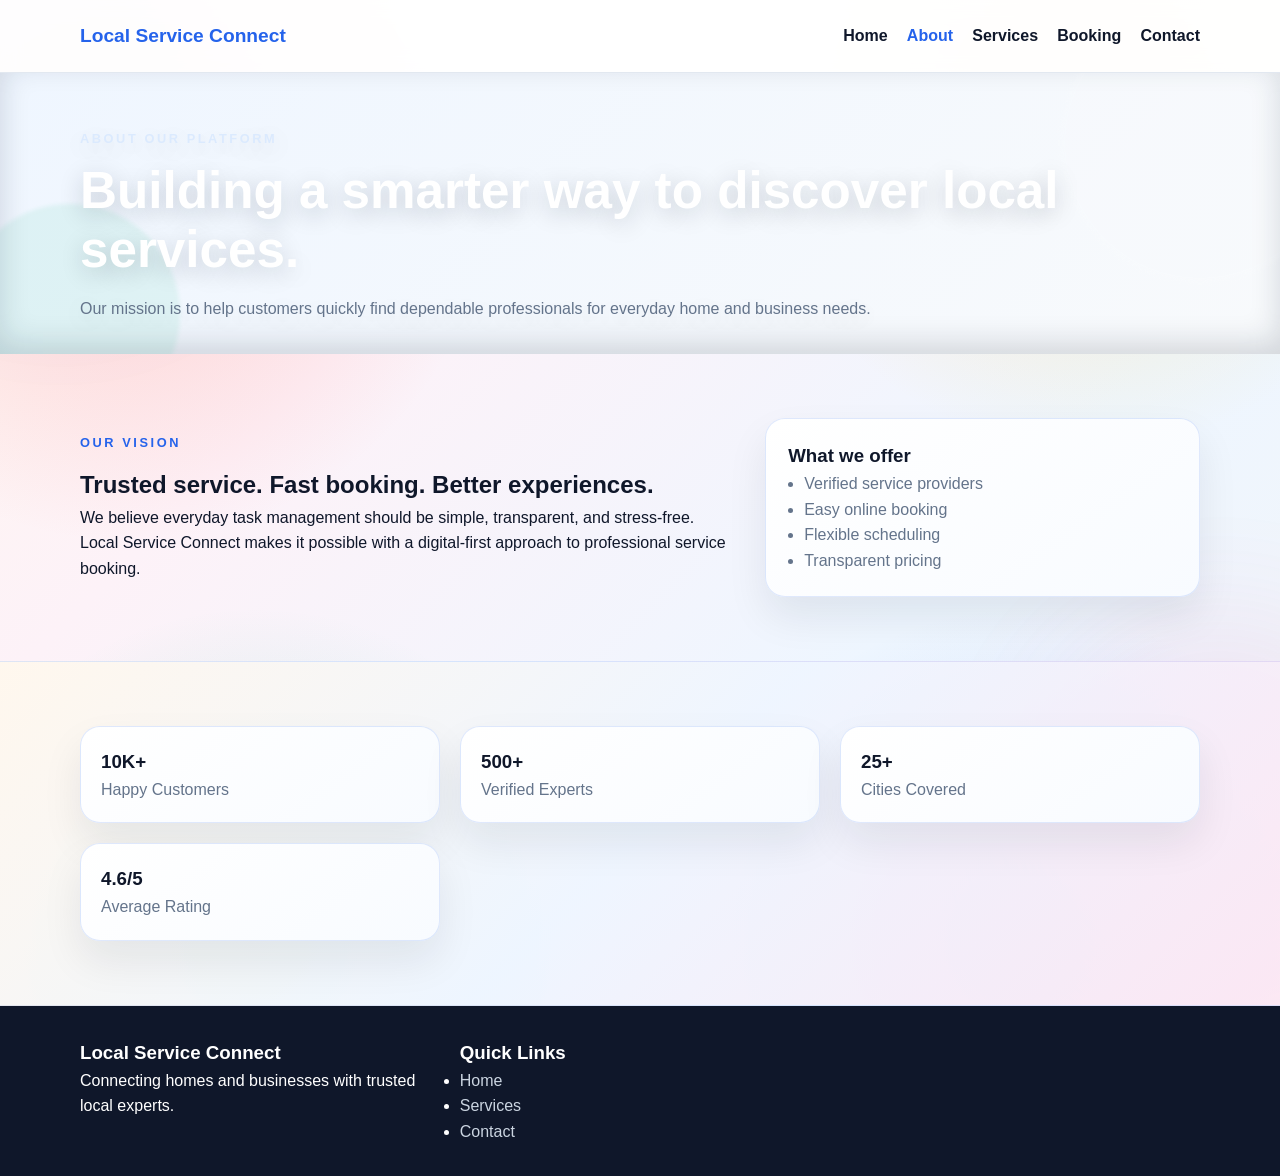
<file: about.html>
<!DOCTYPE html>
<html lang="en">
  <head>
    <meta charset="UTF-8" />
    <meta name="viewport" content="width=device-width, initial-scale=1.0" />
    <title>About Us | Local Service Connect</title>
    <link rel="stylesheet" href="style.css" />
  </head>
  <body>
    <header class="site-header">
      <div class="container nav-bar">
        <a href="index.html" class="brand">Local Service Connect</a>
        <button class="menu-toggle" aria-label="Open navigation">
          <span></span><span></span><span></span>
        </button>
        <nav class="nav-links">
          <a href="index.html">Home</a>
          <a href="about.html" class="active">About</a>
          <a href="services.html">Services</a>
          <a href="booking.html">Booking</a>
          <a href="contact.html">Contact</a>
        </nav>
      </div>
    </header>

    <main>
      <section class="page-hero">
        <div class="container">
          <p class="eyebrow">About Our Platform</p>
          <h1>Building a smarter way to discover local services.</h1>
          <p>
            Our mission is to help customers quickly find dependable professionals for everyday home and business needs.
          </p>
        </div>
      </section>

      <section class="section">
        <div class="container split-layout">
          <div>
            <p class="eyebrow">Our Vision</p>
            <h2>Trusted service. Fast booking. Better experiences.</h2>
            <p>
              We believe everyday task management should be simple, transparent, and stress-free. Local Service Connect makes it possible with a digital-first approach to professional service booking.
            </p>
          </div>
          <div class="panel-card">
            <h3>What we offer</h3>
            <ul>
              <li>Verified service providers</li>
              <li>Easy online booking</li>
              <li>Flexible scheduling</li>
              <li>Transparent pricing</li>
            </ul>
          </div>
        </div>
      </section>

      <section class="section alt-bg">
        <div class="container card-grid stats-grid">
          <article class="info-card">
            <h3>10K+</h3>
            <p>Happy Customers</p>
          </article>
          <article class="info-card">
            <h3>500+</h3>
            <p>Verified Experts</p>
          </article>
          <article class="info-card">
            <h3>25+</h3>
            <p>Cities Covered</p>
          </article>
          <article class="info-card">
            <h3>4.6/5</h3>
            <p>Average Rating</p>
          </article>
        </div>
      </section>
    </main>

    <footer class="site-footer">
      <div class="container footer-grid">
        <div>
          <h3>Local Service Connect</h3>
          <p>Connecting homes and businesses with trusted local experts.</p>
        </div>
        <div>
          <h3>Quick Links</h3>
          <ul>
            <li><a href="index.html">Home</a></li>
            <li><a href="services.html">Services</a></li>
            <li><a href="contact.html">Contact</a></li>
          </ul>
        </div>
      </div>
    </footer>

    <script src="script.js"></script>
  </body>
</html>
</file>
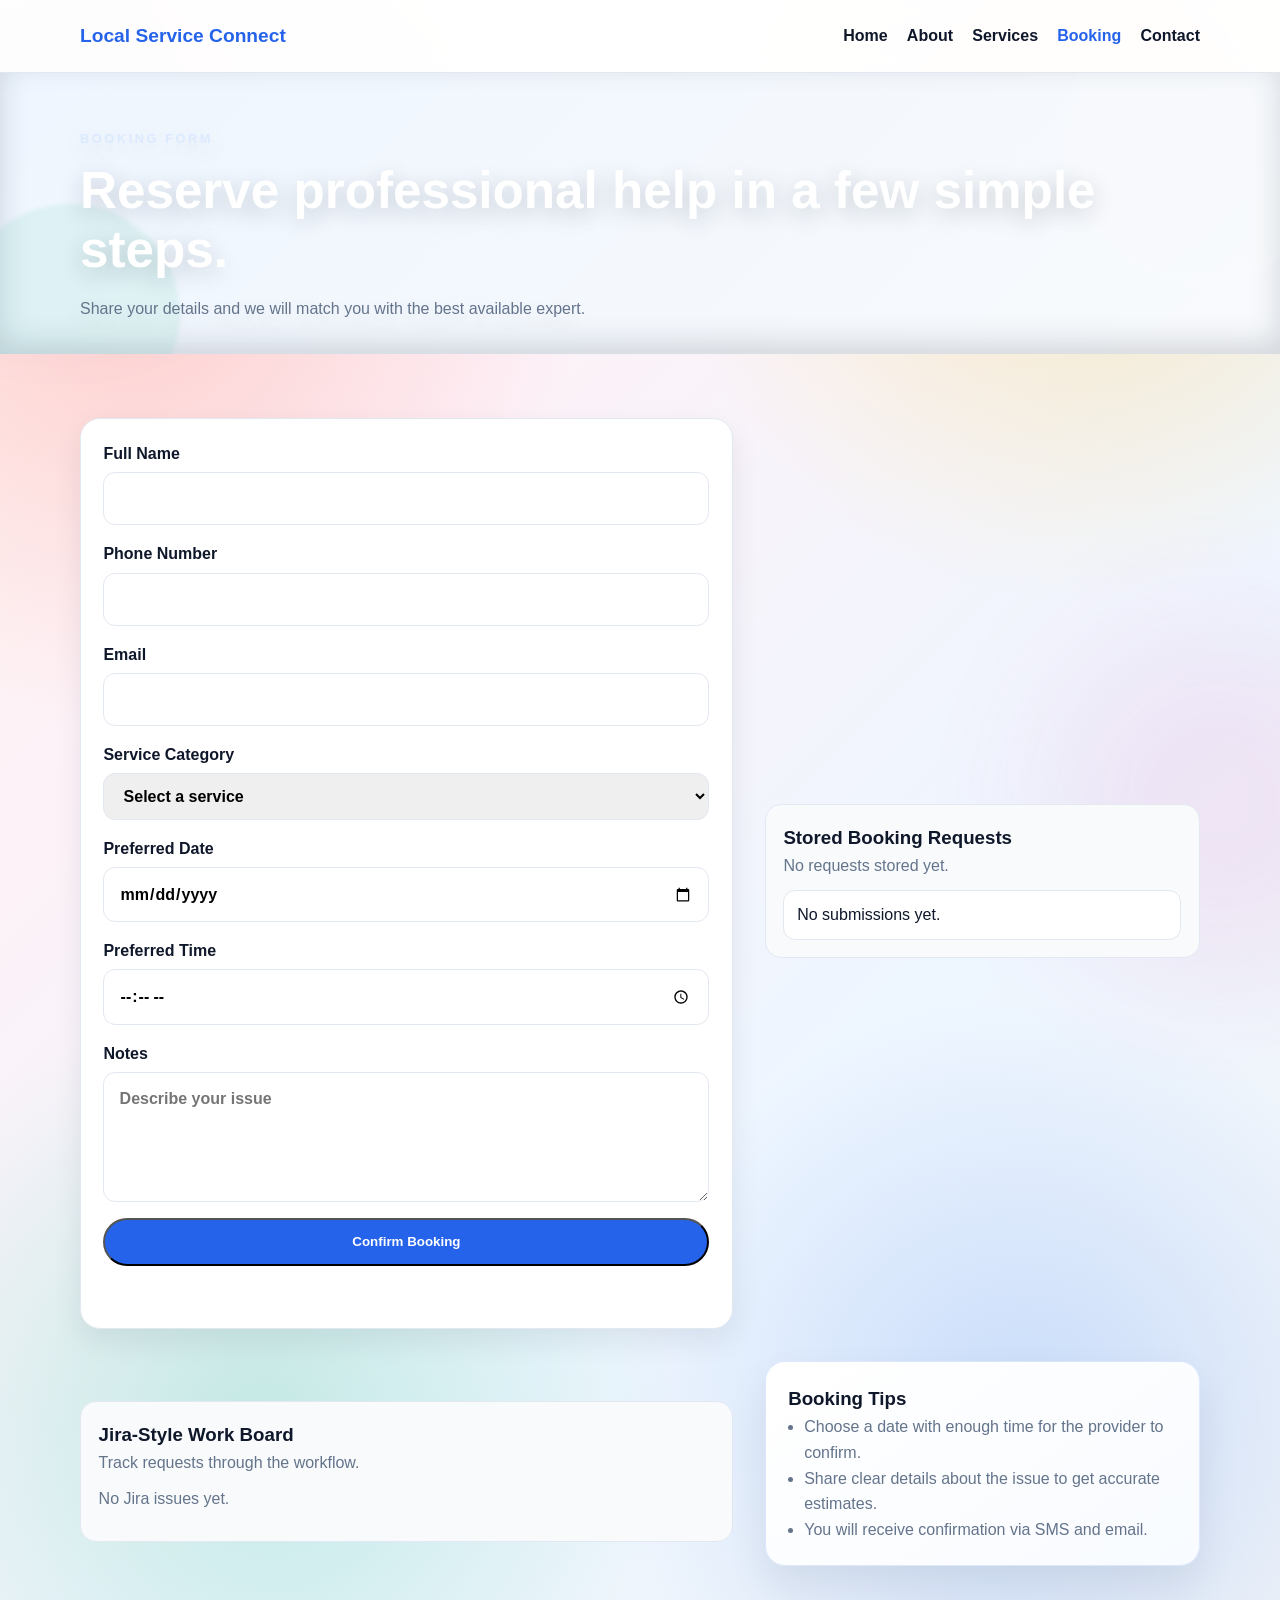
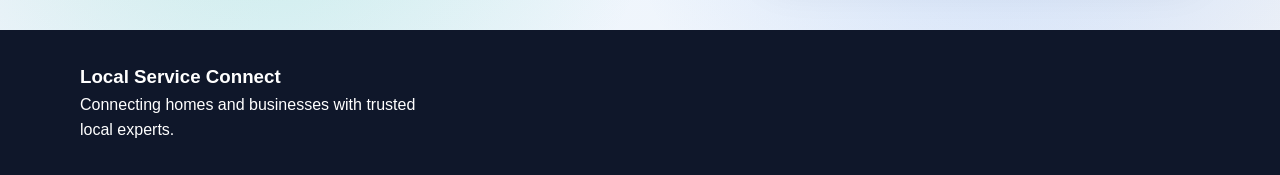
<file: booking.html>
<!DOCTYPE html>
<html lang="en">
  <head>
    <meta charset="UTF-8" />
    <meta name="viewport" content="width=device-width, initial-scale=1.0" />
    <title>Book a Service | Local Service Connect</title>
    <link rel="stylesheet" href="style.css" />
  </head>
  <body>
    <header class="site-header">
      <div class="container nav-bar">
        <a href="index.html" class="brand">Local Service Connect</a>
        <button class="menu-toggle" aria-label="Open navigation">
          <span></span><span></span><span></span>
        </button>
        <nav class="nav-links">
          <a href="index.html">Home</a>
          <a href="about.html">About</a>
          <a href="services.html">Services</a>
          <a href="booking.html" class="active">Booking</a>
          <a href="contact.html">Contact</a>
        </nav>
      </div>
    </header>

    <main>
      <section class="page-hero">
        <div class="container">
          <p class="eyebrow">Booking Form</p>
          <h1>Reserve professional help in a few simple steps.</h1>
          <p>Share your details and we will match you with the best available expert.</p>
        </div>
      </section>

      <section class="section">
        <div class="container booking-layout">
          <form id="bookingForm" class="form-card" novalidate>
            <label>
              <span>Full Name</span>
              <input type="text" name="name" required />
            </label>
            <label>
              <span>Phone Number</span>
              <input type="tel" name="phone" required />
            </label>
            <label>
              <span>Email</span>
              <input type="email" name="email" required />
            </label>
            <label>
              <span>Service Category</span>
              <select name="service" required>
                <option value="">Select a service</option>
                <option>Plumbing</option>
                <option>Electrical</option>
                <option>Cleaning</option>
                <option>Painting</option>
                <option>Carpentry</option>
              </select>
            </label>
            <label>
              <span>Preferred Date</span>
              <input type="date" name="date" required />
            </label>
            <label>
              <span>Preferred Time</span>
              <input type="time" name="time" required />
            </label>
            <label>
              <span>Notes</span>
              <textarea name="notes" rows="4" placeholder="Describe your issue"></textarea>
            </label>
            <button type="submit" class="btn btn-primary">Confirm Booking</button>
            <p id="bookingMessage" class="form-message" aria-live="polite"></p>
          </form>

          <div class="submission-panel">
            <h3>Stored Booking Requests</h3>
            <p id="bookingSubmissionCount" class="submission-count">Loading submissions…</p>
            <ul id="bookingSubmissionList" class="submission-list"></ul>
          </div>

          <div class="submission-panel board-panel">
            <h3>Jira-Style Work Board</h3>
            <p class="submission-count">Track requests through the workflow.</p>
            <div id="jiraBoard" class="jira-board"></div>
          </div>

          <aside class="panel-card">
            <h3>Booking Tips</h3>
            <ul>
              <li>Choose a date with enough time for the provider to confirm.</li>
              <li>Share clear details about the issue to get accurate estimates.</li>
              <li>You will receive confirmation via SMS and email.</li>
            </ul>
          </aside>
        </div>
      </section>
    </main>

    <footer class="site-footer">
      <div class="container footer-grid">
        <div>
          <h3>Local Service Connect</h3>
          <p>Connecting homes and businesses with trusted local experts.</p>
        </div>
      </div>
    </footer>

    <script src="script.js"></script>
  </body>
</html>
</file>
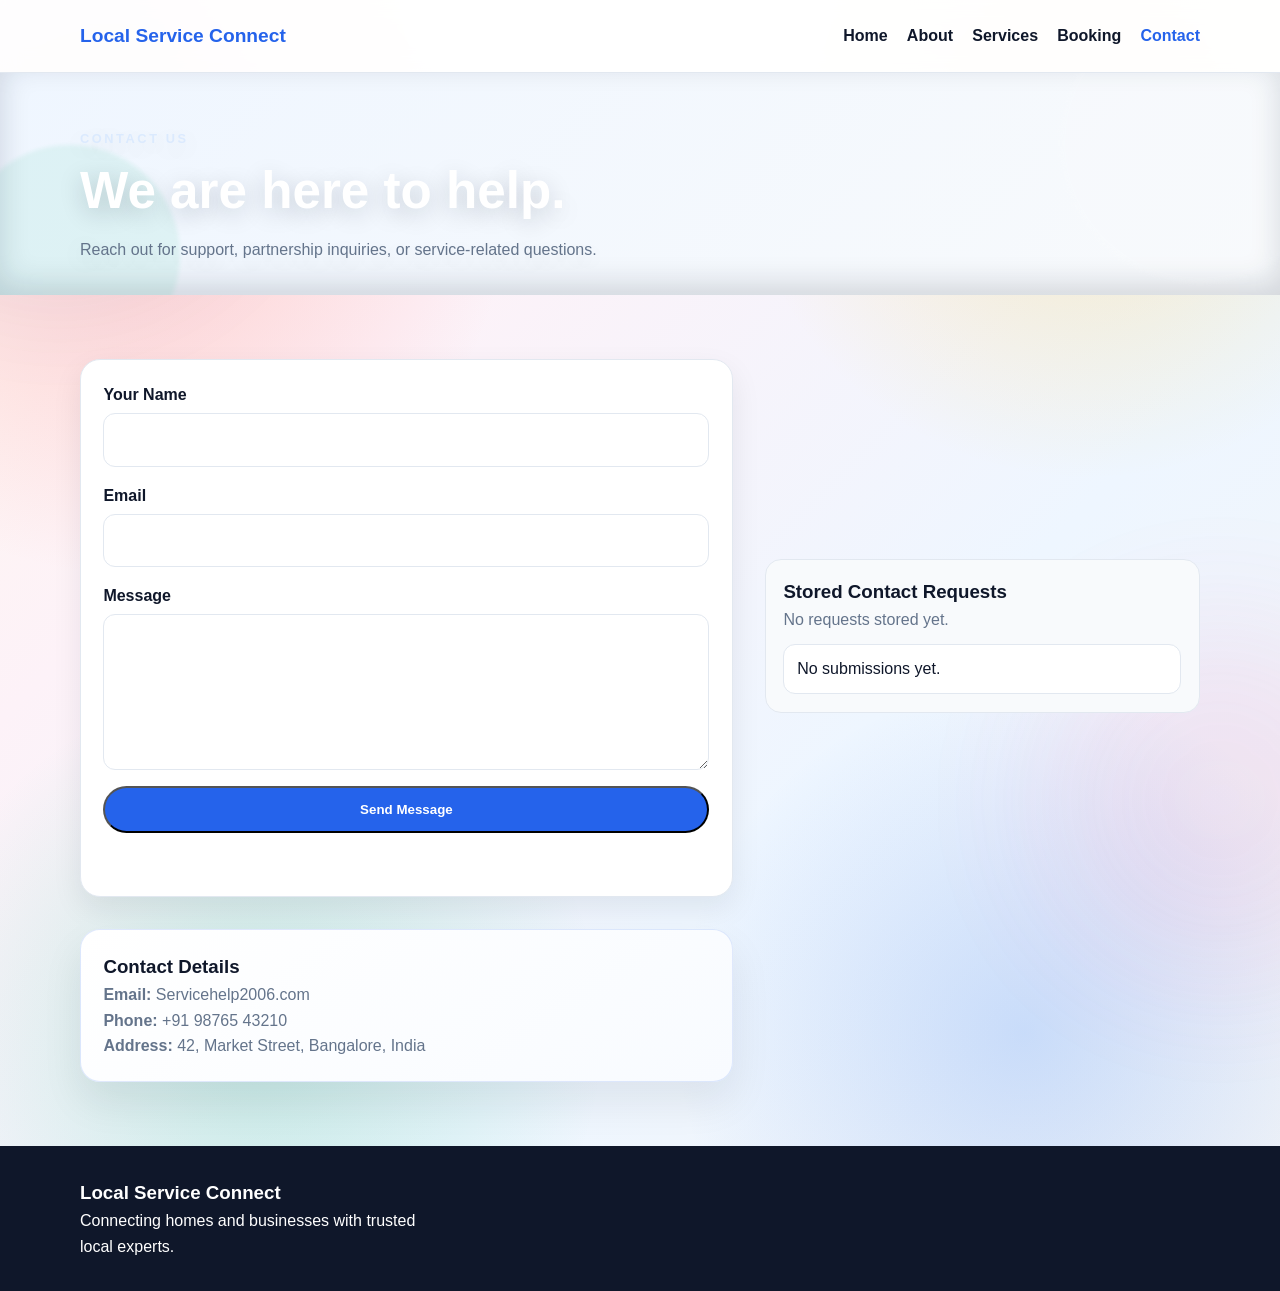
<file: contact.html>
<!DOCTYPE html>
<html lang="en">
  <head>
    <meta charset="UTF-8" />
    <meta name="viewport" content="width=device-width, initial-scale=1.0" />
    <title>Contact Us | Local Service Connect</title>
    <link rel="stylesheet" href="style.css" />
  </head>
  <body>
    <header class="site-header">
      <div class="container nav-bar">
        <a href="index.html" class="brand">Local Service Connect</a>
        <button class="menu-toggle" aria-label="Open navigation">
          <span></span><span></span><span></span>
        </button>
        <nav class="nav-links">
          <a href="index.html">Home</a>
          <a href="about.html">About</a>
          <a href="services.html">Services</a>
          <a href="booking.html">Booking</a>
          <a href="contact.html" class="active">Contact</a>
        </nav>
      </div>
    </header>

    <main>
      <section class="page-hero">
        <div class="container">
          <p class="eyebrow">Contact Us</p>
          <h1>We are here to help.</h1>
          <p>Reach out for support, partnership inquiries, or service-related questions.</p>
        </div>
      </section>

      <section class="section">
        <div class="container contact-layout">
          <form id="contactForm" class="form-card" novalidate>
            <label>
              <span>Your Name</span>
              <input type="text" name="name" required />
            </label>
            <label>
              <span>Email</span>
              <input type="email" name="email" required />
            </label>
            <label>
              <span>Message</span>
              <textarea name="message" rows="5" required></textarea>
            </label>
            <button type="submit" class="btn btn-primary">Send Message</button>
            <p id="contactMessage" class="form-message" aria-live="polite"></p>
          </form>

          <div class="submission-panel">
            <h3>Stored Contact Requests</h3>
            <p id="contactSubmissionCount" class="submission-count">Loading submissions…</p>
            <ul id="contactSubmissionList" class="submission-list"></ul>
          </div>

          <aside class="panel-card">
            <h3>Contact Details</h3>
            <p><strong>Email:</strong> Servicehelp2006.com</p>
            <p><strong>Phone:</strong> +91 98765 43210</p>
            <p><strong>Address:</strong> 42, Market Street, Bangalore, India</p>
          </aside>
        </div>
      </section>
    </main>

    <footer class="site-footer">
      <div class="container footer-grid">
        <div>
          <h3>Local Service Connect</h3>
          <p>Connecting homes and businesses with trusted local experts.</p>
        </div>
      </div>
    </footer>

    <script src="script.js"></script>
  </body>
</html>
</file>
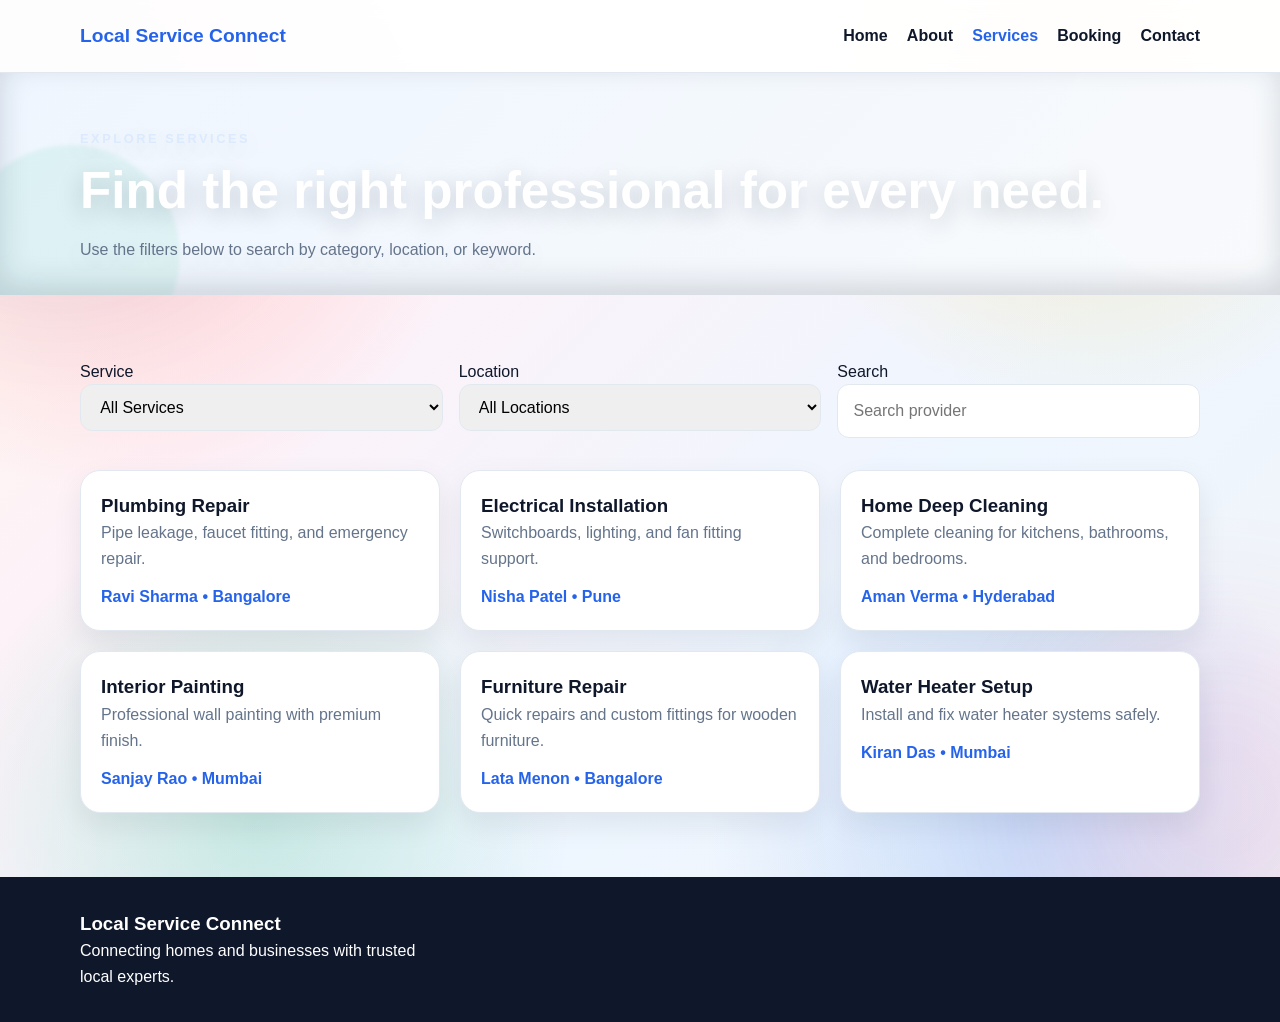
<file: services.html>
<!DOCTYPE html>
<html lang="en">
  <head>
    <meta charset="UTF-8" />
    <meta name="viewport" content="width=device-width, initial-scale=1.0" />
    <title>Services | Local Service Connect</title>
    <link rel="stylesheet" href="style.css" />
  </head>
  <body>
    <header class="site-header">
      <div class="container nav-bar">
        <a href="index.html" class="brand">Local Service Connect</a>
        <button class="menu-toggle" aria-label="Open navigation">
          <span></span><span></span><span></span>
        </button>
        <nav class="nav-links">
          <a href="index.html">Home</a>
          <a href="about.html">About</a>
          <a href="services.html" class="active">Services</a>
          <a href="booking.html">Booking</a>
          <a href="contact.html">Contact</a>
        </nav>
      </div>
    </header>

    <main>
      <section class="page-hero">
        <div class="container">
          <p class="eyebrow">Explore Services</p>
          <h1>Find the right professional for every need.</h1>
          <p>Use the filters below to search by category, location, or keyword.</p>
        </div>
      </section>

      <section class="section">
        <div class="container">
          <div class="filters">
            <label>
              <span>Service</span>
              <select id="serviceFilter">
                <option value="all">All Services</option>
                <option value="plumbing">Plumbing</option>
                <option value="electrical">Electrical</option>
                <option value="cleaning">Cleaning</option>
                <option value="painting">Painting</option>
                <option value="carpentry">Carpentry</option>
              </select>
            </label>
            <label>
              <span>Location</span>
              <select id="locationFilter">
                <option value="all">All Locations</option>
                <option value="bangalore">Bangalore</option>
                <option value="pune">Pune</option>
                <option value="hyderabad">Hyderabad</option>
                <option value="mumbai">Mumbai</option>
              </select>
            </label>
            <label>
              <span>Search</span>
              <input id="searchInput" type="text" placeholder="Search provider" />
            </label>
          </div>

          <div class="card-grid service-grid">
            <article class="service-card" data-category="plumbing" data-location="bangalore" data-name="Ravi Sharma">
              <h3>Plumbing Repair</h3>
              <p>Pipe leakage, faucet fitting, and emergency repair.</p>
              <span class="service-meta">Ravi Sharma • Bangalore</span>
            </article>
            <article class="service-card" data-category="electrical" data-location="pune" data-name="Nisha Patel">
              <h3>Electrical Installation</h3>
              <p>Switchboards, lighting, and fan fitting support.</p>
              <span class="service-meta">Nisha Patel • Pune</span>
            </article>
            <article class="service-card" data-category="cleaning" data-location="hyderabad" data-name="Aman Verma">
              <h3>Home Deep Cleaning</h3>
              <p>Complete cleaning for kitchens, bathrooms, and bedrooms.</p>
              <span class="service-meta">Aman Verma • Hyderabad</span>
            </article>
            <article class="service-card" data-category="painting" data-location="mumbai" data-name="Sanjay Rao">
              <h3>Interior Painting</h3>
              <p>Professional wall painting with premium finish.</p>
              <span class="service-meta">Sanjay Rao • Mumbai</span>
            </article>
            <article class="service-card" data-category="carpentry" data-location="bangalore" data-name="Lata Menon">
              <h3>Furniture Repair</h3>
              <p>Quick repairs and custom fittings for wooden furniture.</p>
              <span class="service-meta">Lata Menon • Bangalore</span>
            </article>
            <article class="service-card" data-category="plumbing" data-location="mumbai" data-name="Kiran Das">
              <h3>Water Heater Setup</h3>
              <p>Install and fix water heater systems safely.</p>
              <span class="service-meta">Kiran Das • Mumbai</span>
            </article>
          </div>
        </div>
      </section>
    </main>

    <footer class="site-footer">
      <div class="container footer-grid">
        <div>
          <h3>Local Service Connect</h3>
          <p>Connecting homes and businesses with trusted local experts.</p>
        </div>
      </div>
    </footer>

    <script src="script.js"></script>
  </body>
</html>
</file>
<file: style.css>
:root {
  --primary: #2563eb;
  --primary-dark: #1d4ed8;
  --accent: #0f172a;
  --surface: #ffffff;
  --muted: #64748b;
  --bg: #f8fafc;
  --border: #e2e8f0;
  --shadow: 0 12px 30px rgba(15, 23, 42, 0.08);
}

* {
  box-sizing: border-box;
  margin: 0;
  padding: 0;
}

body {
  font-family: Arial, Helvetica, sans-serif;
  color: var(--accent);
  background:
    radial-gradient(circle at 10% 15%, rgba(255, 107, 107, 0.28), transparent 24%),
    radial-gradient(circle at 85% 10%, rgba(255, 195, 18, 0.24), transparent 22%),
    radial-gradient(circle at 80% 80%, rgba(59, 130, 246, 0.22), transparent 24%),
    radial-gradient(circle at 20% 80%, rgba(16, 185, 129, 0.2), transparent 24%),
    linear-gradient(135deg, #fff7ed 0%, #fdf2f8 28%, #eef6ff 62%, #f3f4f6 100%);
  line-height: 1.6;
  min-height: 100vh;
  position: relative;
  overflow-x: hidden;
}

body::before,
body::after {
  content: "";
  position: fixed;
  inset: auto;
  width: 360px;
  height: 360px;
  border-radius: 50%;
  filter: blur(70px);
  z-index: -1;
  opacity: 0.45;
  pointer-events: none;
}

body::before {
  top: -80px;
  left: -120px;
  background: rgba(37, 99, 235, 0.24);
}

body::after {
  right: -120px;
  bottom: -80px;
  background: rgba(236, 72, 153, 0.22);
}

a {
  color: inherit;
  text-decoration: none;
}

img {
  width: 100%;
  display: block;
  object-fit: cover;
}

.container {
  width: min(1120px, calc(100% - 2rem));
  margin: 0 auto;
  position: relative;
}

.site-header {
  position: sticky;
  top: 0;
  z-index: 10;
  background: rgba(255, 255, 255, 0.95);
  backdrop-filter: blur(10px);
  border-bottom: 1px solid var(--border);
}

.nav-bar {
  display: flex;
  justify-content: space-between;
  align-items: center;
  min-height: 72px;
}

.brand {
  font-size: 1.2rem;
  font-weight: 700;
  color: var(--primary);
}

.nav-links {
  display: flex;
  gap: 1.2rem;
}

.nav-links a {
  color: var(--accent);
  font-weight: 600;
}

.nav-links a.active,
.nav-links a:hover {
  color: var(--primary);
}

.menu-toggle {
  display: none;
  background: none;
  border: 0;
  cursor: pointer;
}

.menu-toggle span {
  display: block;
  width: 24px;
  height: 2px;
  background: var(--accent);
  margin: 4px 0;
}

.hero {
  padding: 5rem 0 4rem;
  background: linear-gradient(135deg, #eff6ff, #f8fafc 60%, #ffffff);
}

.page-hero {
  position: relative;
  padding: 6.5rem 0 5rem;
  color: white;
  overflow: hidden;
  background: linear-gradient(120deg, #2563eb 0%, #3b82f6 38%, #ec4899 72%, #f59e0b 100%);
  box-shadow: inset 0 -10px 30px rgba(15, 23, 42, 0.16);
}

.page-hero::before,
.page-hero::after {
  content: "";
  position: absolute;
  border-radius: 50%;
  filter: blur(2px);
  opacity: 0.28;
  pointer-events: none;
}

.page-hero::before {
  width: 280px;
  height: 280px;
  top: -70px;
  right: -60px;
  background: rgba(255, 255, 255, 0.35);
}

.page-hero::after {
  width: 220px;
  height: 220px;
  bottom: -70px;
  left: -40px;
  background: rgba(16, 185, 129, 0.3);
}

.page-hero .container {
  position: relative;
  z-index: 1;
}

.page-hero .eyebrow {
  color: #dbeafe;
}

.page-hero h1,
.page-hero p {
  text-shadow: 0 6px 24px rgba(15, 23, 42, 0.2);
}

.page-hero h1 {
  color: #ffffff;
}

.page-hero p {
  color: #f8fafc;
}

.hero-grid,
.features-grid,
.booking-layout,
.contact-layout,
.split-layout {
  display: grid;
  gap: 2rem;
  align-items: center;
}

.hero-grid {
  grid-template-columns: 1.2fr 0.8fr;
}

.hero-content h1,
.page-hero h1 {
  font-size: clamp(2rem, 4vw, 3.2rem);
  line-height: 1.15;
  margin-bottom: 1rem;
}

.hero-content p,
.page-hero p,
.section-heading p,
.info-card p,
.feature-item p,
.panel-card p,
.testimonial-card p,
.service-card p,
.provider-info p {
  color: var(--muted);
}

.eyebrow {
  text-transform: uppercase;
  letter-spacing: 0.2em;
  font-weight: 700;
  font-size: 0.8rem;
  color: var(--primary);
  margin-bottom: 0.8rem;
}

.hero-actions {
  display: flex;
  flex-wrap: wrap;
  gap: 1rem;
  margin: 1.5rem 0;
}

.btn {
  display: inline-block;
  padding: 0.9rem 1.2rem;
  border-radius: 999px;
  font-weight: 700;
  transition: 0.2s ease;
}

.btn-primary {
  background: var(--primary);
  color: white;
}

.btn-primary:hover {
  background: var(--primary-dark);
}

.btn-secondary {
  border: 1px solid var(--border);
  background: white;
}

.full-width {
  width: 100%;
  text-align: center;
  border: 0;
}

.hero-badges {
  display: flex;
  flex-wrap: wrap;
  gap: 0.8rem;
  list-style: none;
  margin-top: 1rem;
}

.hero-badges li {
  background: white;
  border: 1px solid var(--border);
  padding: 0.55rem 0.8rem;
  border-radius: 999px;
  font-size: 0.95rem;
}

.hero-card,
.form-card,
.panel-card,
.service-card,
.provider-card,
.info-card,
.testimonial-card {
  background: var(--surface);
  border: 1px solid var(--border);
  border-radius: 20px;
  box-shadow: var(--shadow);
}

.panel-card,
.info-card {
  background: linear-gradient(145deg, #ffffff, #f8fbff);
  border: 1px solid rgba(37, 99, 235, 0.14);
  box-shadow: 0 20px 40px rgba(15, 23, 42, 0.08);
  transition: transform 0.25s ease, box-shadow 0.25s ease;
}

.panel-card:hover,
.info-card:hover {
  transform: translateY(-4px);
  box-shadow: 0 24px 44px rgba(15, 23, 42, 0.12);
}

.hero-card {
  padding: 1.5rem;
}

.search-card {
  display: grid;
  gap: 1rem;
}

.search-card label,
.form-card label {
  display: grid;
  gap: 0.35rem;
  font-weight: 600;
}

input,
select,
textarea {
  width: 100%;
  padding: 0.8rem 0.95rem;
  border: 1px solid var(--border);
  border-radius: 12px;
  font: inherit;
}

.section {
  padding: 4rem 0;
}

.alt-bg {
  background: linear-gradient(135deg, rgba(255, 247, 237, 0.96), rgba(238, 245, 255, 0.96), rgba(252, 231, 243, 0.96));
  border-top: 1px solid rgba(37, 99, 235, 0.12);
  border-bottom: 1px solid rgba(37, 99, 235, 0.12);
}

.section-heading {
  text-align: center;
  margin-bottom: 2rem;
}

.card-grid {
  display: grid;
  gap: 1.25rem;
  grid-template-columns: repeat(3, minmax(0, 1fr));
}

.info-card,
.testimonial-card,
.service-card,
.provider-card {
  padding: 1.25rem;
}

.provider-card img {
  height: 220px;
  border-radius: 14px;
  margin-bottom: 1rem;
}

.text-link {
  color: var(--primary);
  font-weight: 700;
}

.features-grid {
  grid-template-columns: 1fr 1fr;
}

.feature-list {
  display: grid;
  gap: 1rem;
}

.feature-item {
  padding: 1rem 1.2rem;
  border-left: 4px solid var(--primary);
  background: var(--bg);
  border-radius: 10px;
}

.page-hero {
  padding: 3.5rem 0 2rem;
  background: linear-gradient(135deg, #eff6ff, #f8fafc);
}

.filters {
  display: grid;
  gap: 1rem;
  grid-template-columns: repeat(3, minmax(0, 1fr));
  margin-bottom: 2rem;
}

.service-grid {
  grid-template-columns: repeat(3, minmax(0, 1fr));
}

.service-card.hidden {
  display: none;
}

.service-meta {
  color: var(--primary);
  font-weight: 700;
  display: inline-block;
  margin-top: 0.8rem;
}

.form-card {
  padding: 1.4rem;
  display: grid;
  gap: 1rem;
}

.form-message {
  min-height: 1.5rem;
  color: var(--primary);
  font-weight: 700;
}

.submission-panel {
  background: var(--bg);
  border: 1px solid var(--border);
  border-radius: 16px;
  padding: 1.1rem;
  margin-top: 1rem;
}

.submission-count {
  color: var(--muted);
  margin-bottom: 0.7rem;
}

.submission-list {
  list-style: none;
  display: grid;
  gap: 0.7rem;
}

.submission-list li {
  background: white;
  border: 1px solid var(--border);
  border-radius: 12px;
  padding: 0.7rem 0.8rem;
  display: grid;
  gap: 0.2rem;
}

.submission-list small {
  color: var(--muted);
}

.board-panel {
  margin-top: 1rem;
}

.jira-board {
  display: grid;
  gap: 0.75rem;
}

.jira-card {
  border: 1px solid var(--border);
  border-radius: 12px;
  background: white;
  padding: 0.8rem;
  display: grid;
  gap: 0.5rem;
}

.jira-card header {
  display: flex;
  justify-content: space-between;
  gap: 0.5rem;
  align-items: center;
}

.jira-card select {
  padding: 0.55rem 0.7rem;
}

.booking-layout,
.contact-layout,
.split-layout {
  grid-template-columns: 1.2fr 0.8fr;
}

.panel-card {
  padding: 1.4rem;
}

.panel-card ul {
  margin-left: 1rem;
  color: var(--muted);
}

.site-footer {
  padding: 2rem 0;
  background: #0f172a;
  color: white;
}

.footer-grid {
  display: grid;
  gap: 1.2rem;
  grid-template-columns: repeat(3, minmax(0, 1fr));
}

.site-footer a {
  color: #cbd5e1;
}

@media (max-width: 900px) {
  .hero-grid,
  .features-grid,
  .booking-layout,
  .contact-layout,
  .split-layout,
  .card-grid,
  .service-grid,
  .filters,
  .footer-grid {
    grid-template-columns: 1fr;
  }
}

@media (max-width: 700px) {
  .menu-toggle {
    display: block;
  }

  .nav-links {
    position: absolute;
    top: 72px;
    right: 1rem;
    background: white;
    border: 1px solid var(--border);
    border-radius: 14px;
    padding: 0.8rem;
    flex-direction: column;
    display: none;
    box-shadow: var(--shadow);
  }

  .nav-links.open {
    display: flex;
  }

  .hero {
    padding-top: 3rem;
  }
}
</file>
